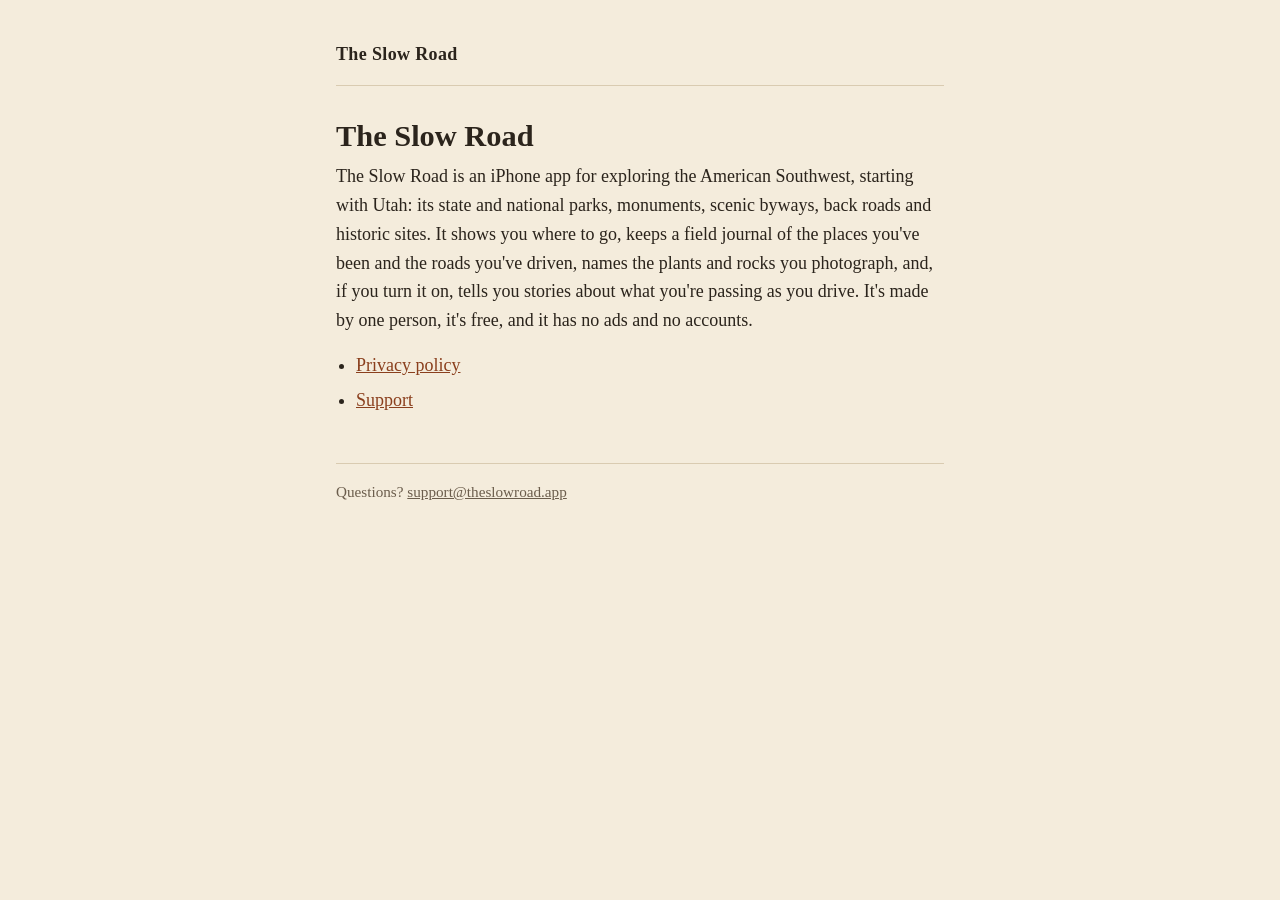
<file: index.html>
<!doctype html>
<html lang="en">
<head>
<meta charset="utf-8">
<meta name="viewport" content="width=device-width, initial-scale=1">
<title>The Slow Road</title>
<link rel="stylesheet" href="/style.css">
</head>
<body>
<main>
<header class="site"><a href="/">The Slow Road</a></header>

<h1>The Slow Road</h1>

<p>The Slow Road is an iPhone app for exploring the American Southwest, starting with Utah: its state and national parks, monuments, scenic byways, back roads and historic sites. It shows you where to go, keeps a field journal of the places you've been and the roads you've driven, names the plants and rocks you photograph, and, if you turn it on, tells you stories about what you're passing as you drive. It's made by one person, it's free, and it has no ads and no accounts.</p>

<ul>
<li><a href="/privacy/">Privacy policy</a></li>
<li><a href="/support/">Support</a></li>
</ul>

<footer>Questions? <a href="mailto:support@theslowroad.app">support@theslowroad.app</a></footer>
</main>
</body>
</html>
</file>
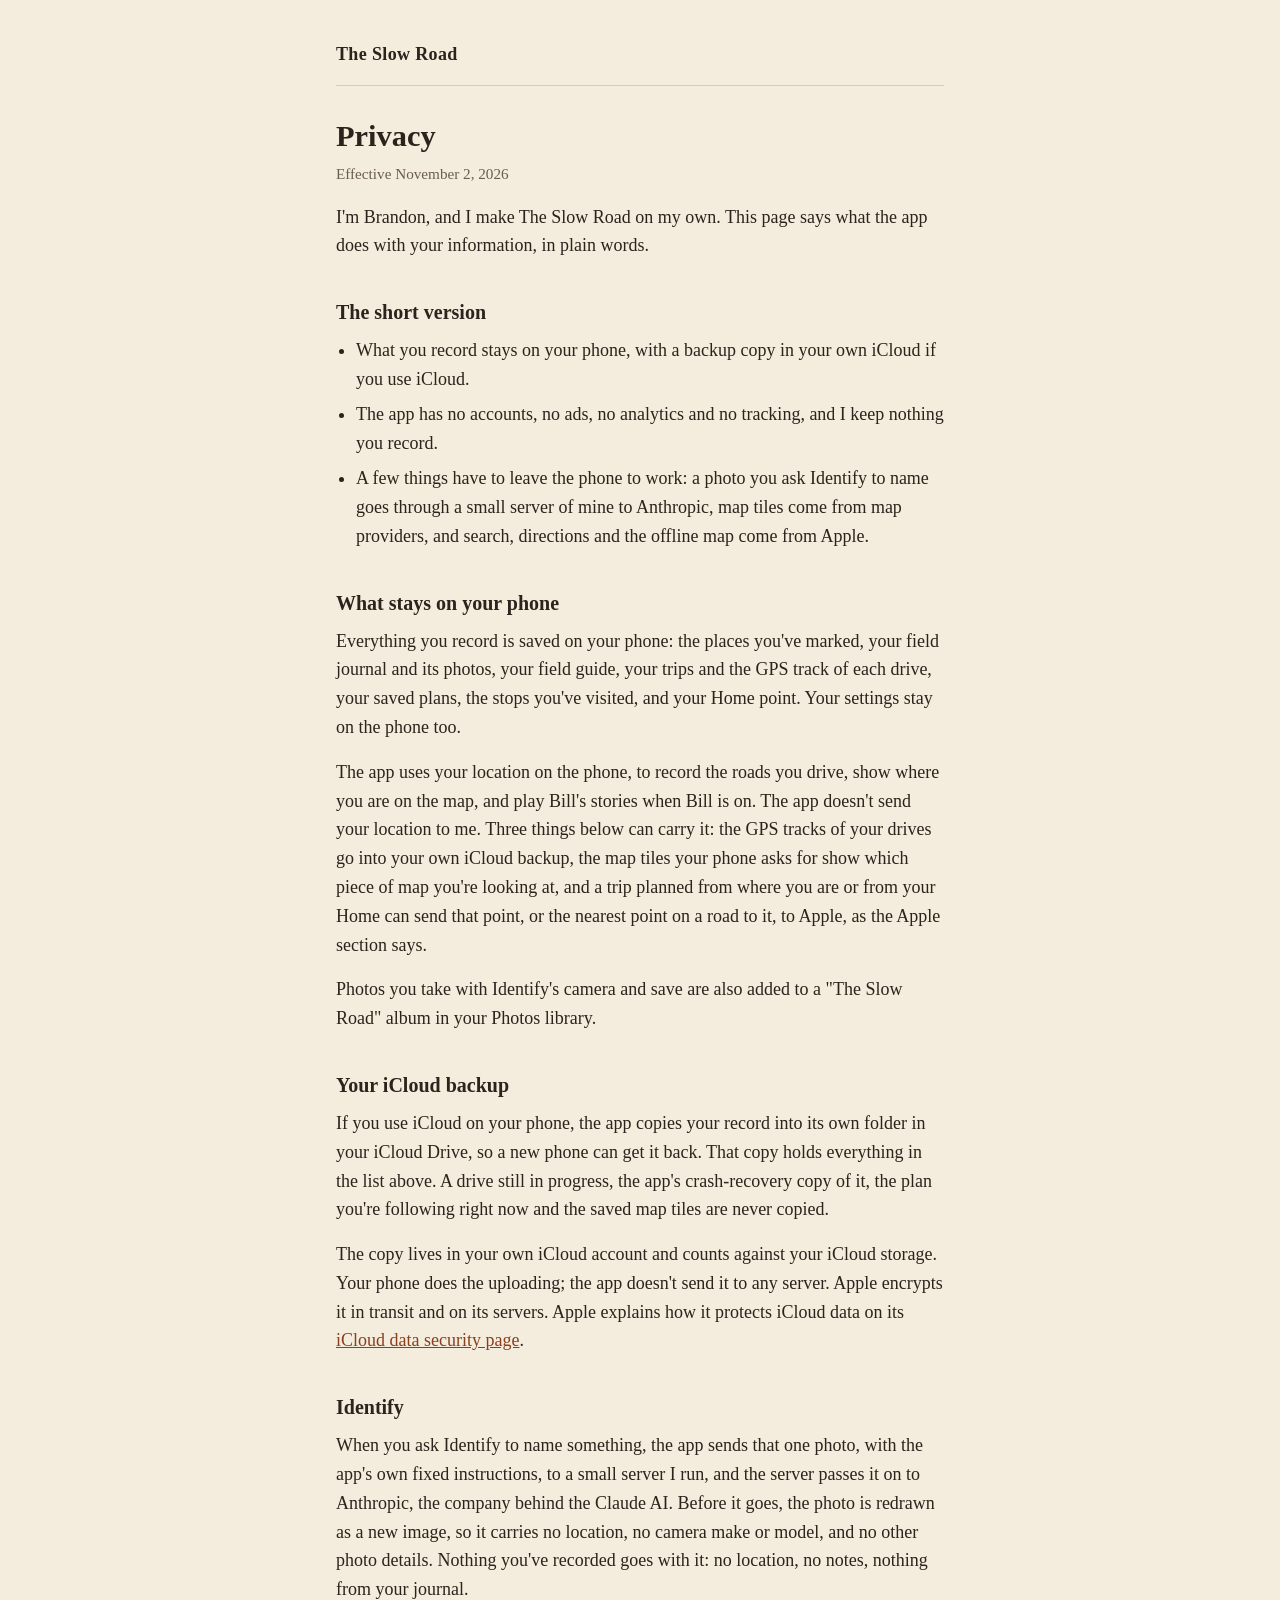
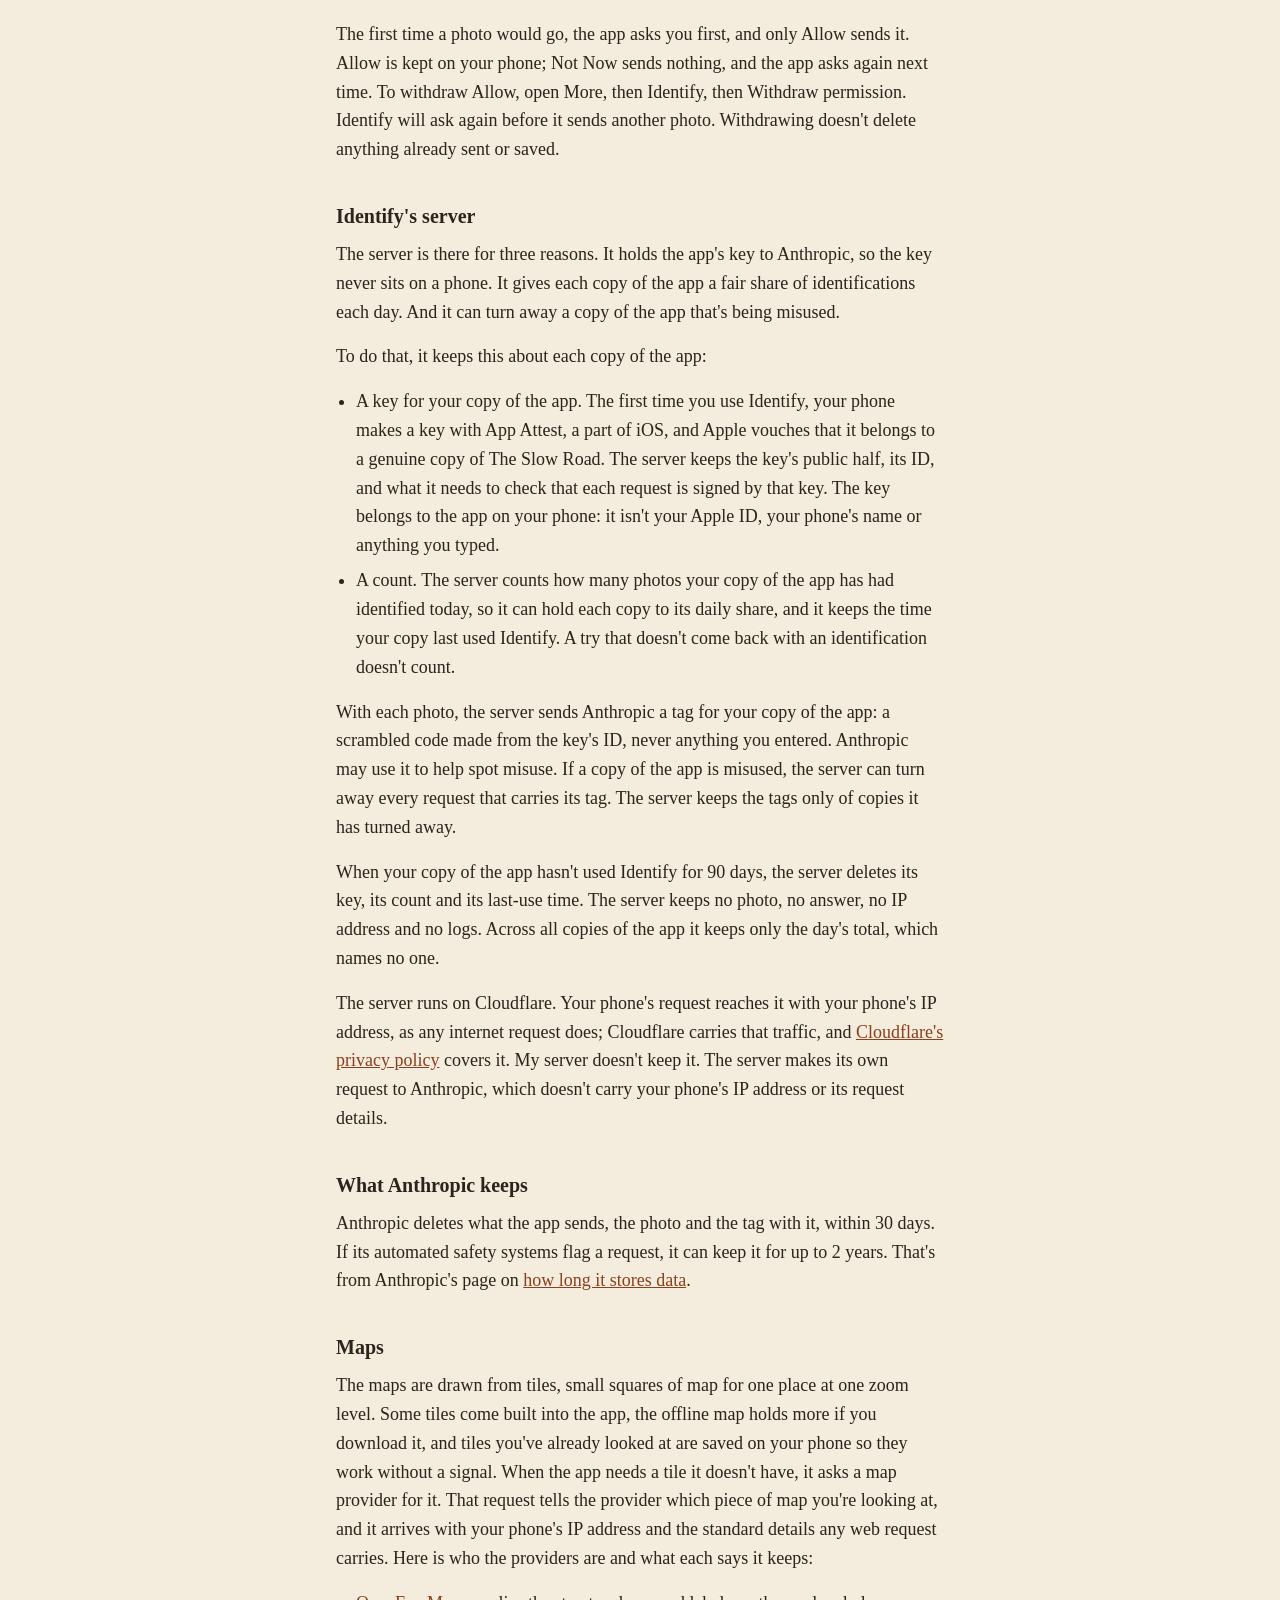
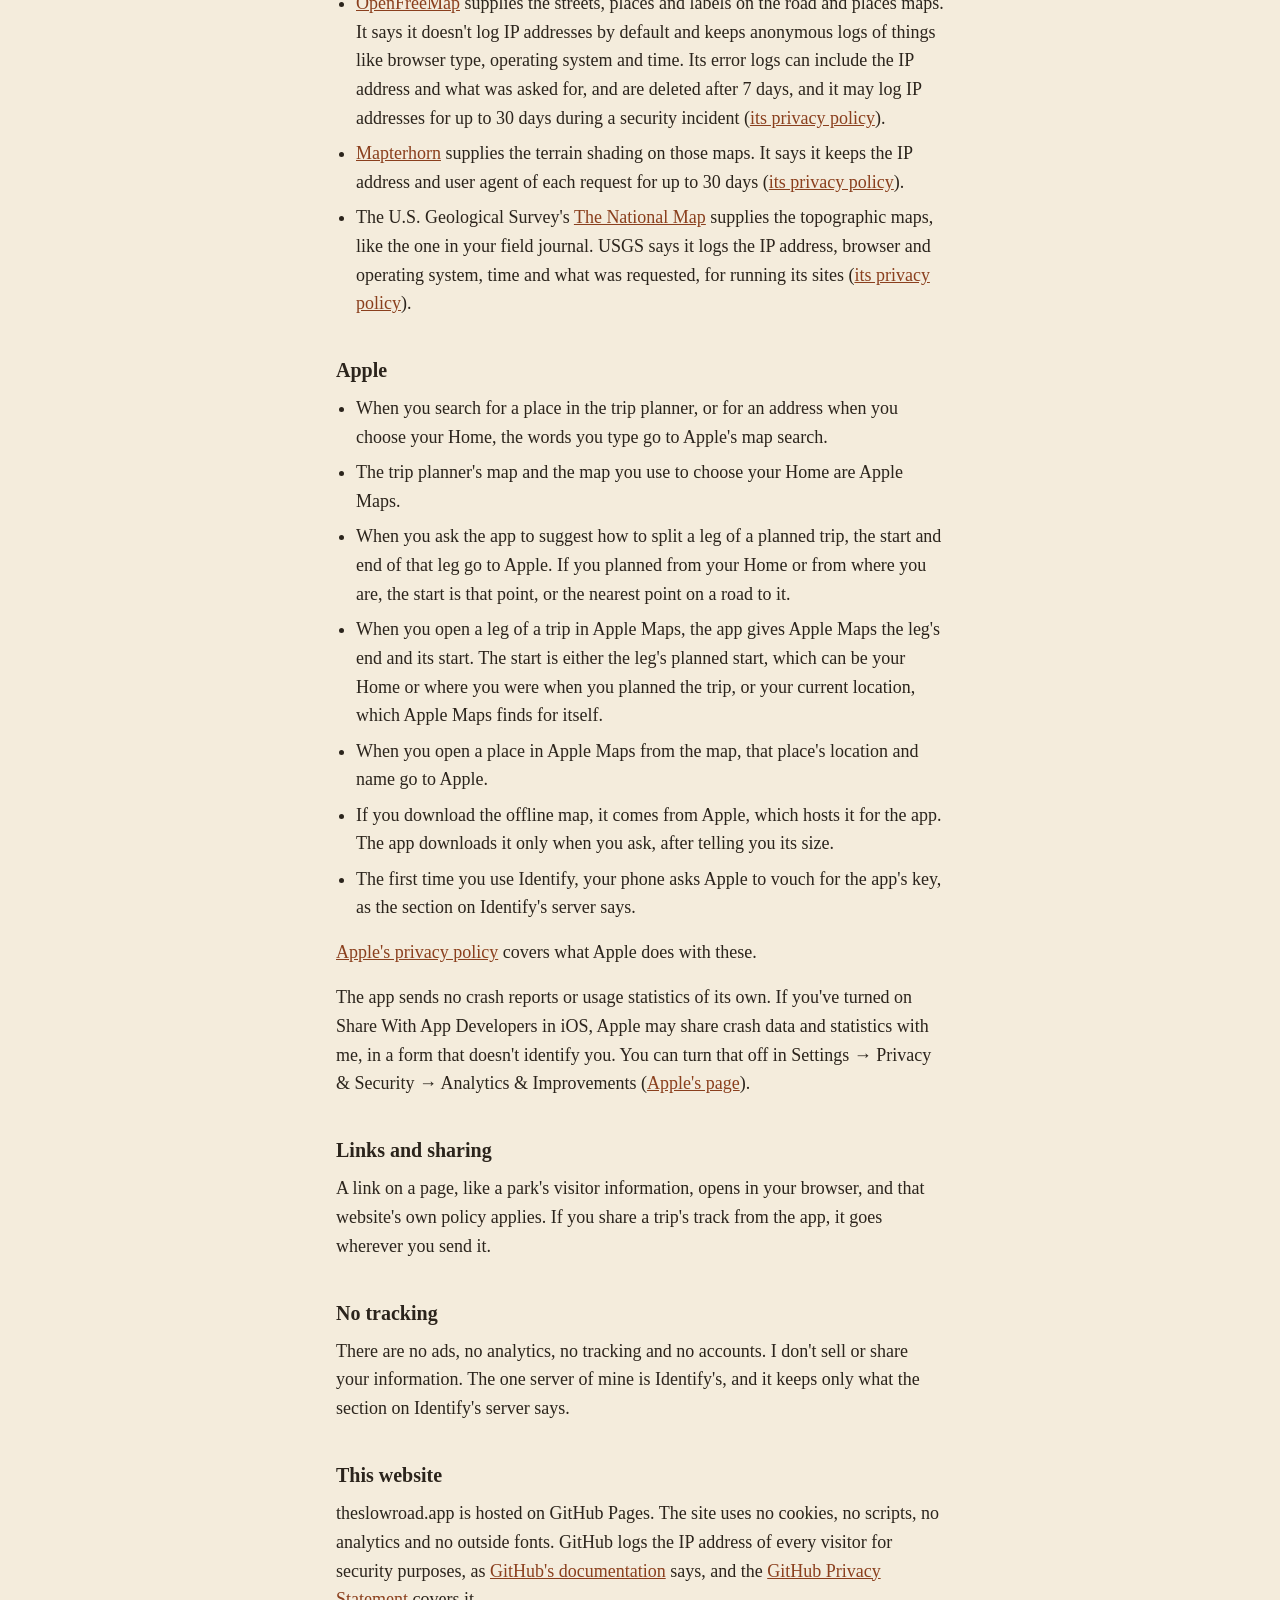
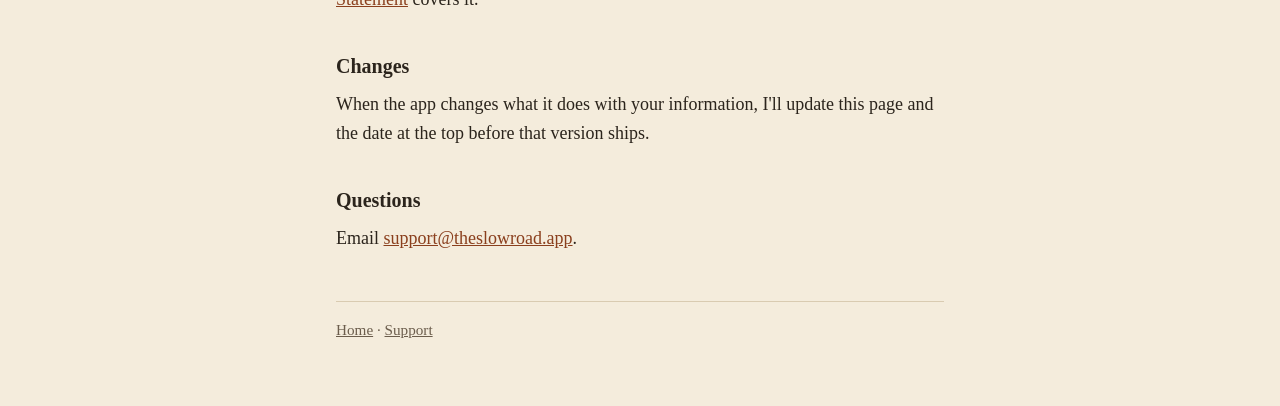
<file: privacy/index.html>
<!doctype html>
<html lang="en">
<head>
<meta charset="utf-8">
<meta name="viewport" content="width=device-width, initial-scale=1">
<title>Privacy · The Slow Road</title>
<link rel="stylesheet" href="/style.css">
</head>
<body>
<main>
<header class="site"><a href="/">The Slow Road</a></header>

<h1>Privacy</h1>
<p class="meta">Effective November 2, 2026</p>

<p>I'm Brandon, and I make The Slow Road on my own. This page says what the app does with your information, in plain words.</p>

<h2>The short version</h2>
<ul>
<li>What you record stays on your phone, with a backup copy in your own iCloud if you use iCloud.</li>
<li>The app has no accounts, no ads, no analytics and no tracking, and I keep nothing you record.</li>
<li>A few things have to leave the phone to work: a photo you ask Identify to name goes through a small server of mine to Anthropic, map tiles come from map providers, and search, directions and the offline map come from Apple.</li>
</ul>

<h2>What stays on your phone</h2>
<p>Everything you record is saved on your phone: the places you've marked, your field journal and its photos, your field guide, your trips and the GPS track of each drive, your saved plans, the stops you've visited, and your Home point. Your settings stay on the phone too.</p>
<p>The app uses your location on the phone, to record the roads you drive, show where you are on the map, and play Bill's stories when Bill is on. The app doesn't send your location to me. Three things below can carry it: the GPS tracks of your drives go into your own iCloud backup, the map tiles your phone asks for show which piece of map you're looking at, and a trip planned from where you are or from your Home can send that point, or the nearest point on a road to it, to Apple, as the Apple section says.</p>
<p>Photos you take with Identify's camera and save are also added to a "The Slow Road" album in your Photos library.</p>

<h2>Your iCloud backup</h2>
<p>If you use iCloud on your phone, the app copies your record into its own folder in your iCloud Drive, so a new phone can get it back. That copy holds everything in the list above. A drive still in progress, the app's crash-recovery copy of it, the plan you're following right now and the saved map tiles are never copied.</p>
<p>The copy lives in your own iCloud account and counts against your iCloud storage. Your phone does the uploading; the app doesn't send it to any server. Apple encrypts it in transit and on its servers. Apple explains how it protects iCloud data on its <a href="https://support.apple.com/en-us/102651">iCloud data security page</a>.</p>

<h2>Identify</h2>
<p>When you ask Identify to name something, the app sends that one photo, with the app's own fixed instructions, to a small server I run, and the server passes it on to Anthropic, the company behind the Claude AI. Before it goes, the photo is redrawn as a new image, so it carries no location, no camera make or model, and no other photo details. Nothing you've recorded goes with it: no location, no notes, nothing from your journal.</p>
<p>The first time a photo would go, the app asks you first, and only Allow sends it. Allow is kept on your phone; Not Now sends nothing, and the app asks again next time. To withdraw Allow, open More, then Identify, then Withdraw permission. Identify will ask again before it sends another photo. Withdrawing doesn't delete anything already sent or saved.</p>

<h2>Identify's server</h2>
<p>The server is there for three reasons. It holds the app's key to Anthropic, so the key never sits on a phone. It gives each copy of the app a fair share of identifications each day. And it can turn away a copy of the app that's being misused.</p>
<p>To do that, it keeps this about each copy of the app:</p>
<ul>
<li>A key for your copy of the app. The first time you use Identify, your phone makes a key with App Attest, a part of iOS, and Apple vouches that it belongs to a genuine copy of The Slow Road. The server keeps the key's public half, its ID, and what it needs to check that each request is signed by that key. The key belongs to the app on your phone: it isn't your Apple ID, your phone's name or anything you typed.</li>
<li>A count. The server counts how many photos your copy of the app has had identified today, so it can hold each copy to its daily share, and it keeps the time your copy last used Identify. A try that doesn't come back with an identification doesn't count.</li>
</ul>
<p>With each photo, the server sends Anthropic a tag for your copy of the app: a scrambled code made from the key's ID, never anything you entered. Anthropic may use it to help spot misuse. If a copy of the app is misused, the server can turn away every request that carries its tag. The server keeps the tags only of copies it has turned away.</p>
<p>When your copy of the app hasn't used Identify for 90 days, the server deletes its key, its count and its last-use time. The server keeps no photo, no answer, no IP address and no logs. Across all copies of the app it keeps only the day's total, which names no one.</p>
<p>The server runs on Cloudflare. Your phone's request reaches it with your phone's IP address, as any internet request does; Cloudflare carries that traffic, and <a href="https://www.cloudflare.com/privacypolicy/">Cloudflare's privacy policy</a> covers it. My server doesn't keep it. The server makes its own request to Anthropic, which doesn't carry your phone's IP address or its request details.</p>

<h2>What Anthropic keeps</h2>
<p>Anthropic deletes what the app sends, the photo and the tag with it, within 30 days. If its automated safety systems flag a request, it can keep it for up to 2 years. That's from Anthropic's page on <a href="https://privacy.claude.com/en/articles/7996866-how-long-do-you-store-personal-data">how long it stores data</a>.</p>

<h2>Maps</h2>
<p>The maps are drawn from tiles, small squares of map for one place at one zoom level. Some tiles come built into the app, the offline map holds more if you download it, and tiles you've already looked at are saved on your phone so they work without a signal. When the app needs a tile it doesn't have, it asks a map provider for it. That request tells the provider which piece of map you're looking at, and it arrives with your phone's IP address and the standard details any web request carries. Here is who the providers are and what each says it keeps:</p>
<ul>
<li><a href="https://openfreemap.org/">OpenFreeMap</a> supplies the streets, places and labels on the road and places maps. It says it doesn't log IP addresses by default and keeps anonymous logs of things like browser type, operating system and time. Its error logs can include the IP address and what was asked for, and are deleted after 7 days, and it may log IP addresses for up to 30 days during a security incident (<a href="https://openfreemap.org/privacy/">its privacy policy</a>).</li>
<li><a href="https://mapterhorn.com/">Mapterhorn</a> supplies the terrain shading on those maps. It says it keeps the IP address and user agent of each request for up to 30 days (<a href="https://mapterhorn.com/privacy-policy/">its privacy policy</a>).</li>
<li>The U.S. Geological Survey's <a href="https://www.usgs.gov/programs/national-geospatial-program/national-map">The National Map</a> supplies the topographic maps, like the one in your field journal. USGS says it logs the IP address, browser and operating system, time and what was requested, for running its sites (<a href="https://www.usgs.gov/privacy-policies">its privacy policy</a>).</li>
</ul>

<h2>Apple</h2>
<ul>
<li>When you search for a place in the trip planner, or for an address when you choose your Home, the words you type go to Apple's map search.</li>
<li>The trip planner's map and the map you use to choose your Home are Apple Maps.</li>
<li>When you ask the app to suggest how to split a leg of a planned trip, the start and end of that leg go to Apple. If you planned from your Home or from where you are, the start is that point, or the nearest point on a road to it.</li>
<li>When you open a leg of a trip in Apple Maps, the app gives Apple Maps the leg's end and its start. The start is either the leg's planned start, which can be your Home or where you were when you planned the trip, or your current location, which Apple Maps finds for itself.</li>
<li>When you open a place in Apple Maps from the map, that place's location and name go to Apple.</li>
<li>If you download the offline map, it comes from Apple, which hosts it for the app. The app downloads it only when you ask, after telling you its size.</li>
<li>The first time you use Identify, your phone asks Apple to vouch for the app's key, as the section on Identify's server says.</li>
</ul>
<p><a href="https://www.apple.com/legal/privacy/">Apple's privacy policy</a> covers what Apple does with these.</p>
<p>The app sends no crash reports or usage statistics of its own. If you've turned on Share With App Developers in iOS, Apple may share crash data and statistics with me, in a form that doesn't identify you. You can turn that off in Settings → Privacy &amp; Security → Analytics &amp; Improvements (<a href="https://www.apple.com/legal/privacy/data/en/app-analytics/">Apple's page</a>).</p>

<h2>Links and sharing</h2>
<p>A link on a page, like a park's visitor information, opens in your browser, and that website's own policy applies. If you share a trip's track from the app, it goes wherever you send it.</p>

<h2>No tracking</h2>
<p>There are no ads, no analytics, no tracking and no accounts. I don't sell or share your information. The one server of mine is Identify's, and it keeps only what the section on Identify's server says.</p>

<h2>This website</h2>
<p>theslowroad.app is hosted on GitHub Pages. The site uses no cookies, no scripts, no analytics and no outside fonts. GitHub logs the IP address of every visitor for security purposes, as <a href="https://docs.github.com/en/pages/getting-started-with-github-pages/about-github-pages">GitHub's documentation</a> says, and the <a href="https://docs.github.com/en/site-policy/privacy-policies/github-general-privacy-statement">GitHub Privacy Statement</a> covers it.</p>

<h2>Changes</h2>
<p>When the app changes what it does with your information, I'll update this page and the date at the top before that version ships.</p>

<h2>Questions</h2>
<p>Email <a href="mailto:support@theslowroad.app">support@theslowroad.app</a>.</p>

<footer><a href="/">Home</a> · <a href="/support/">Support</a></footer>
</main>
</body>
</html>
</file>
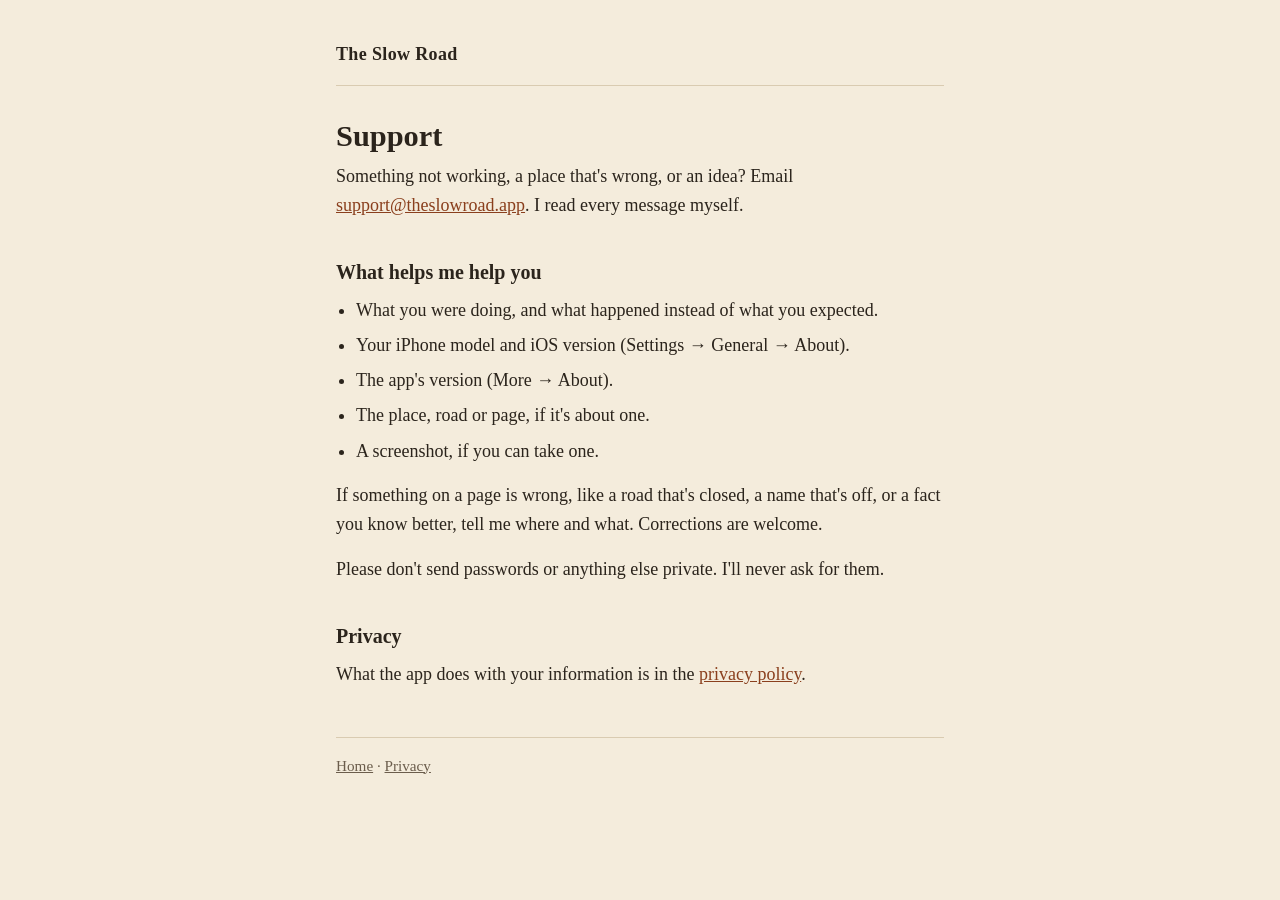
<file: support/index.html>
<!doctype html>
<html lang="en">
<head>
<meta charset="utf-8">
<meta name="viewport" content="width=device-width, initial-scale=1">
<title>Support · The Slow Road</title>
<link rel="stylesheet" href="/style.css">
</head>
<body>
<main>
<header class="site"><a href="/">The Slow Road</a></header>

<h1>Support</h1>

<p>Something not working, a place that's wrong, or an idea? Email <a href="mailto:support@theslowroad.app">support@theslowroad.app</a>. I read every message myself.</p>

<h2>What helps me help you</h2>
<ul>
<li>What you were doing, and what happened instead of what you expected.</li>
<li>Your iPhone model and iOS version (Settings → General → About).</li>
<li>The app's version (More → About).</li>
<li>The place, road or page, if it's about one.</li>
<li>A screenshot, if you can take one.</li>
</ul>

<p>If something on a page is wrong, like a road that's closed, a name that's off, or a fact you know better, tell me where and what. Corrections are welcome.</p>

<p>Please don't send passwords or anything else private. I'll never ask for them.</p>

<h2>Privacy</h2>
<p>What the app does with your information is in the <a href="/privacy/">privacy policy</a>.</p>

<footer><a href="/">Home</a> · <a href="/privacy/">Privacy</a></footer>
</main>
</body>
</html>
</file>
<file: style.css>
:root {
  --paper: #f4ecdc;
  --ink: #2b241c;
  --muted: #6b5d4c;
  --rule: #d9cbb1;
  --link: #8a3f1d;
}

* { box-sizing: border-box; }

html { -webkit-text-size-adjust: 100%; }

body {
  margin: 0;
  background: var(--paper);
  color: var(--ink);
  font-family: Georgia, "Iowan Old Style", "Times New Roman", serif;
  font-size: 18px;
  line-height: 1.6;
}

main {
  max-width: 40rem;
  margin: 0 auto;
  padding: 2.5rem 1rem 4rem;
}

header.site {
  margin-bottom: 2rem;
  padding-bottom: 1rem;
  border-bottom: 1px solid var(--rule);
}

header.site a {
  color: var(--ink);
  text-decoration: none;
  font-weight: bold;
  letter-spacing: 0.02em;
}

h1 { font-size: 1.9rem; line-height: 1.2; margin: 0 0 0.5rem; }
h2 { font-size: 1.25rem; margin: 2.25rem 0 0.5rem; }

p, ul { margin: 0 0 1rem; }
ul { padding-left: 1.25rem; }
li { margin-bottom: 0.4rem; }

a { color: var(--link); }

.meta { color: var(--muted); font-size: 0.95rem; }

footer {
  margin-top: 3rem;
  padding-top: 1rem;
  border-top: 1px solid var(--rule);
  color: var(--muted);
  font-size: 0.95rem;
}

footer a { color: var(--muted); }
</file>
